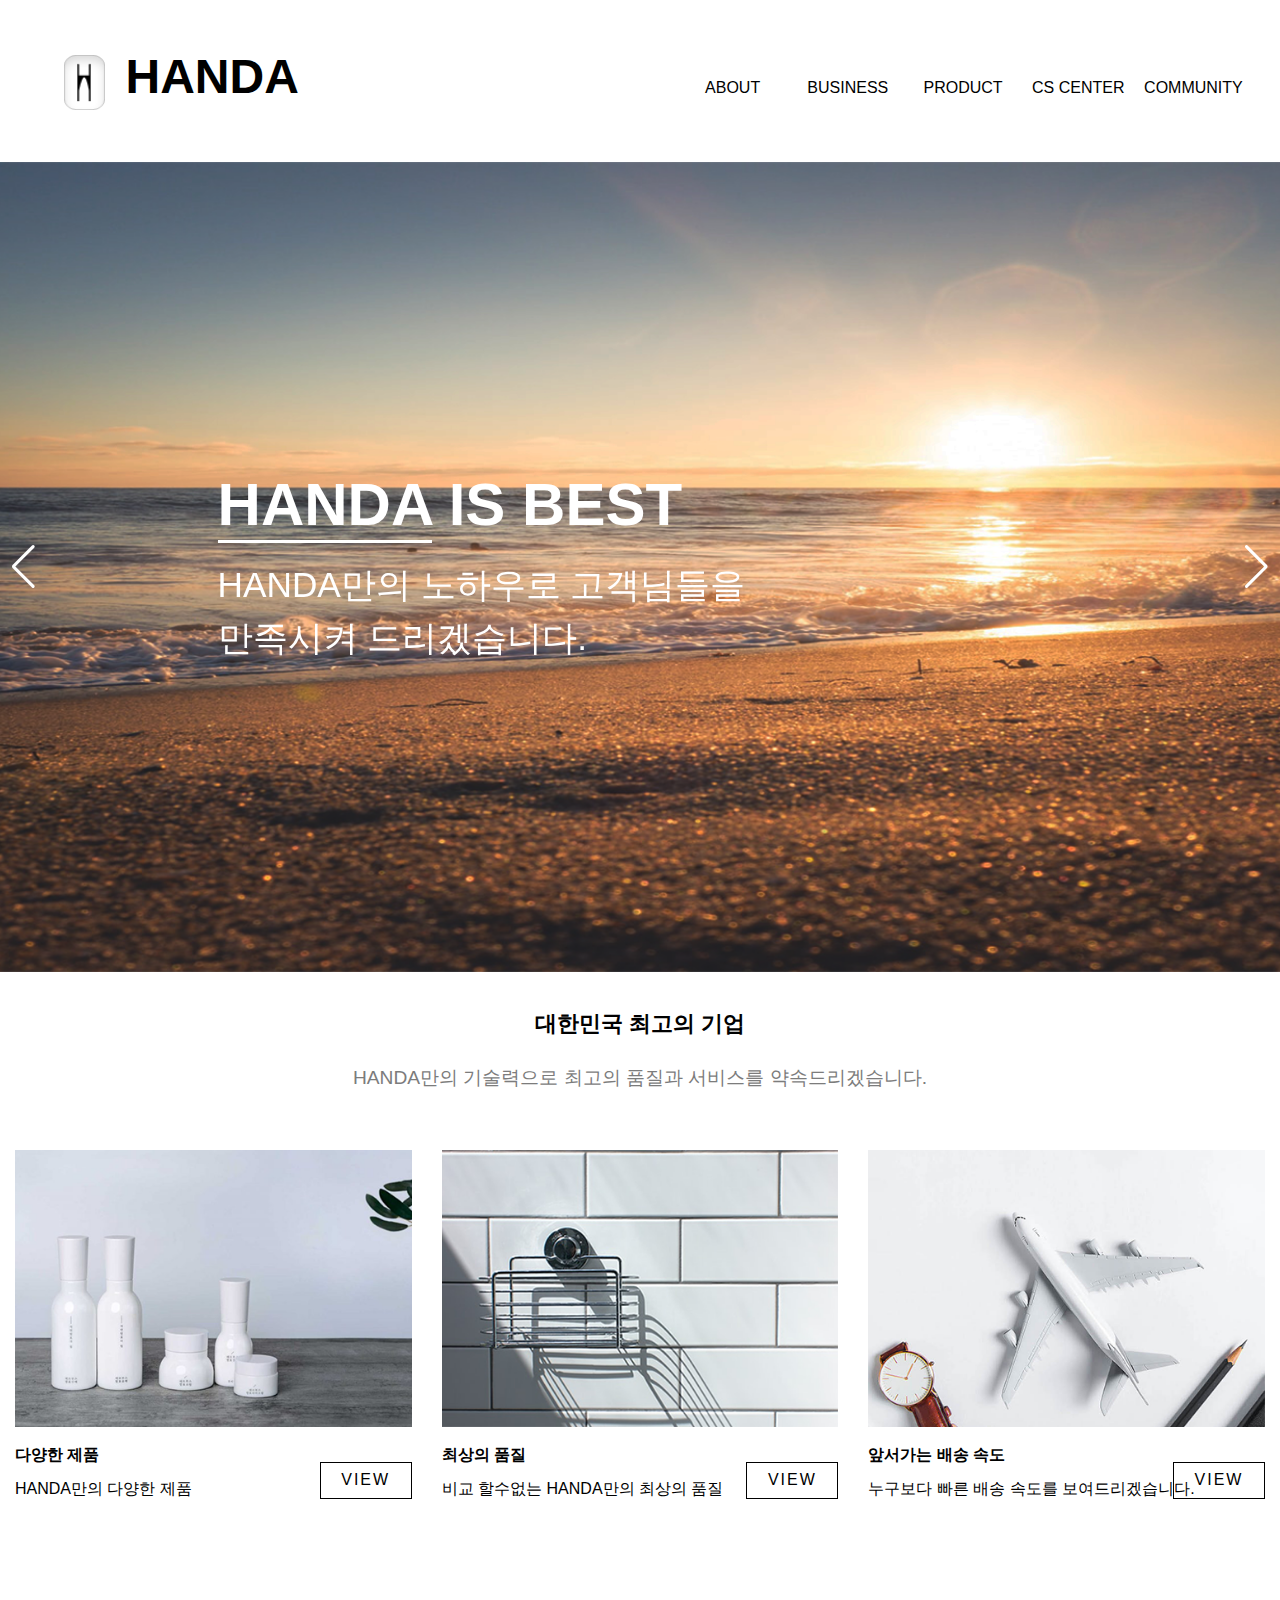
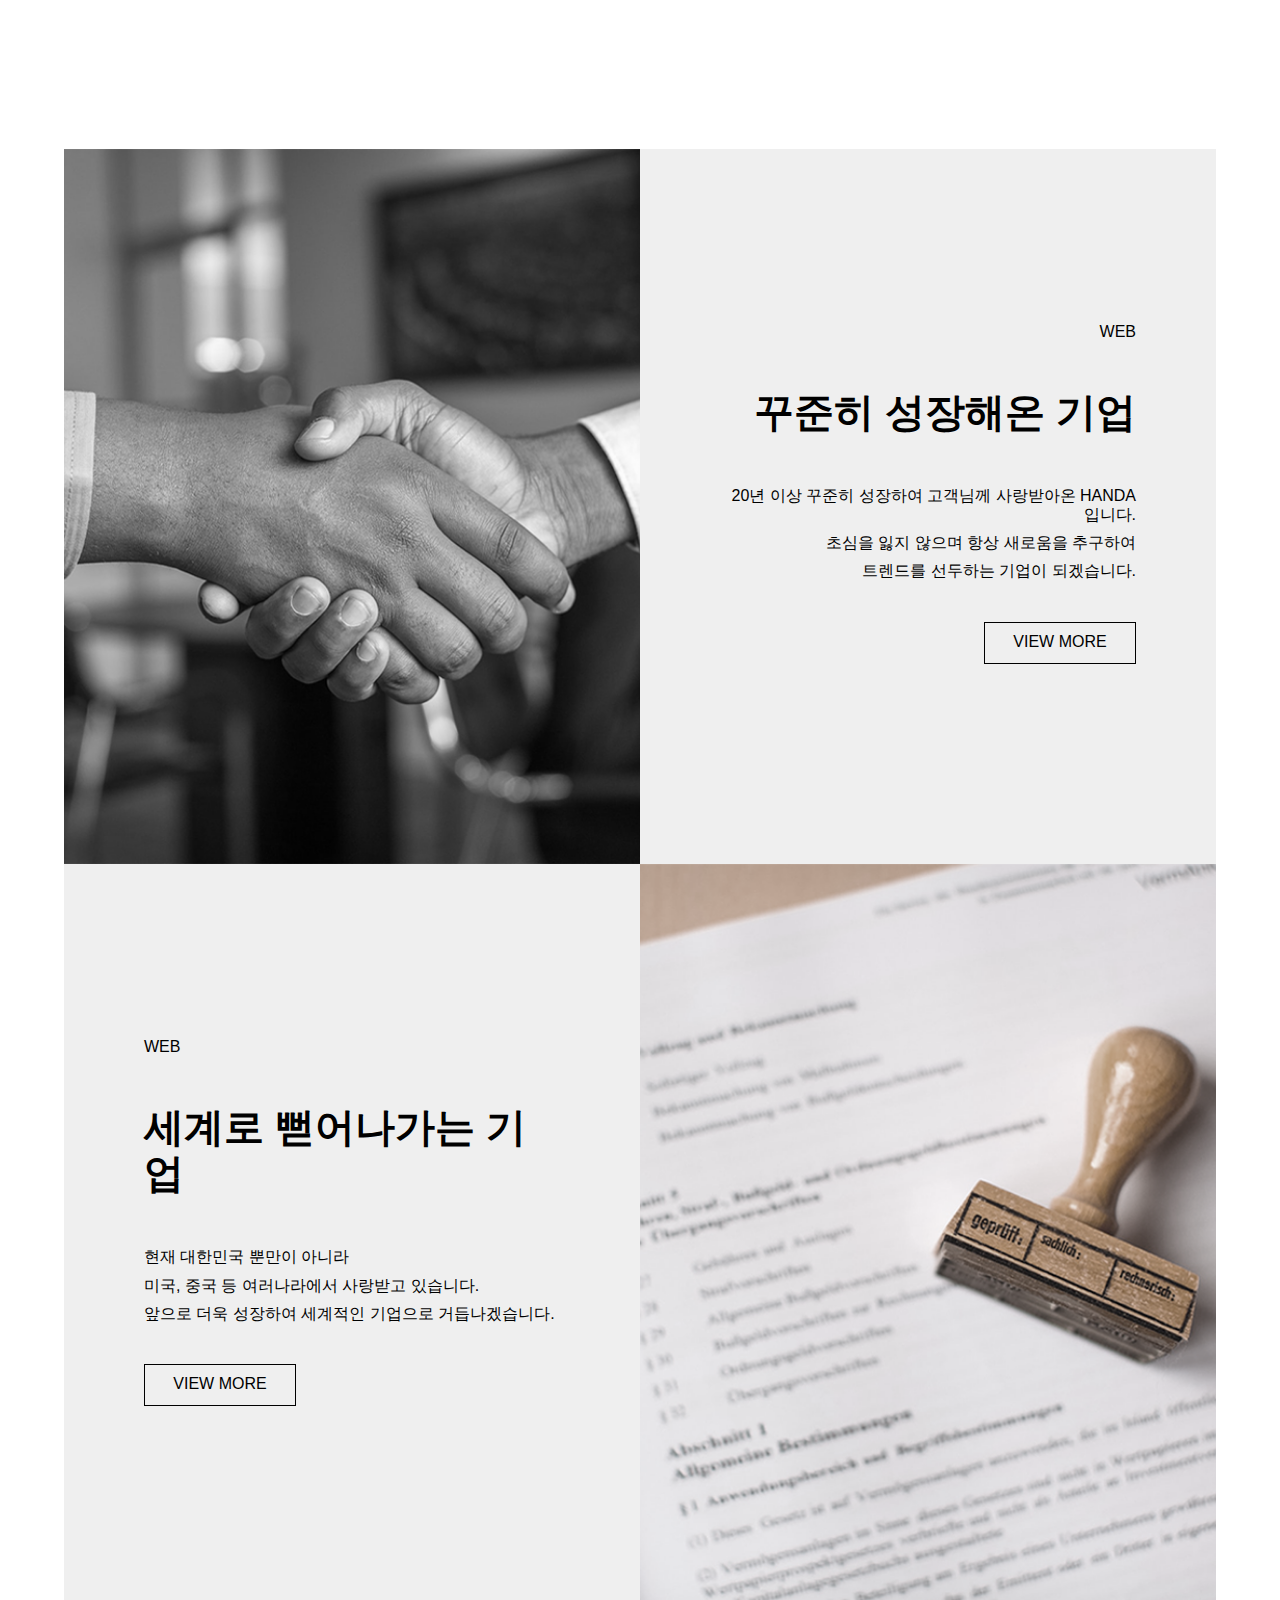
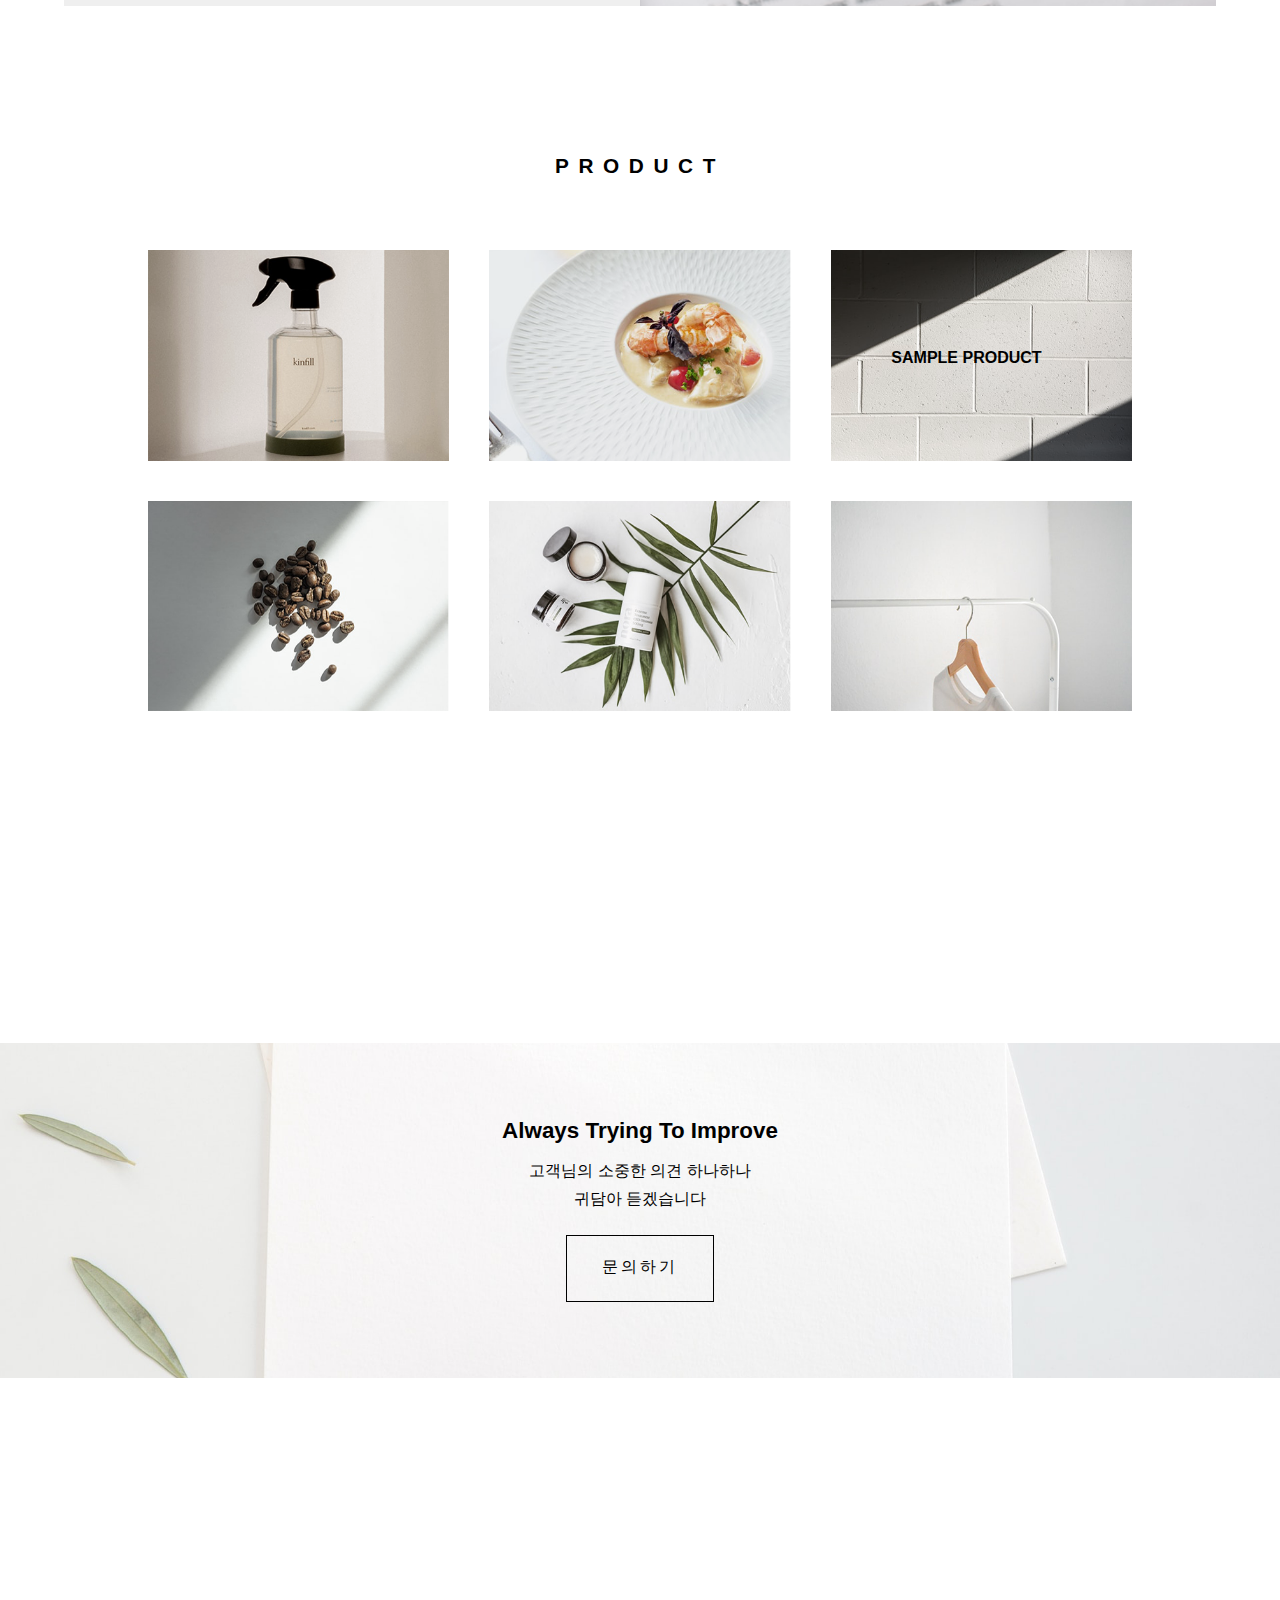
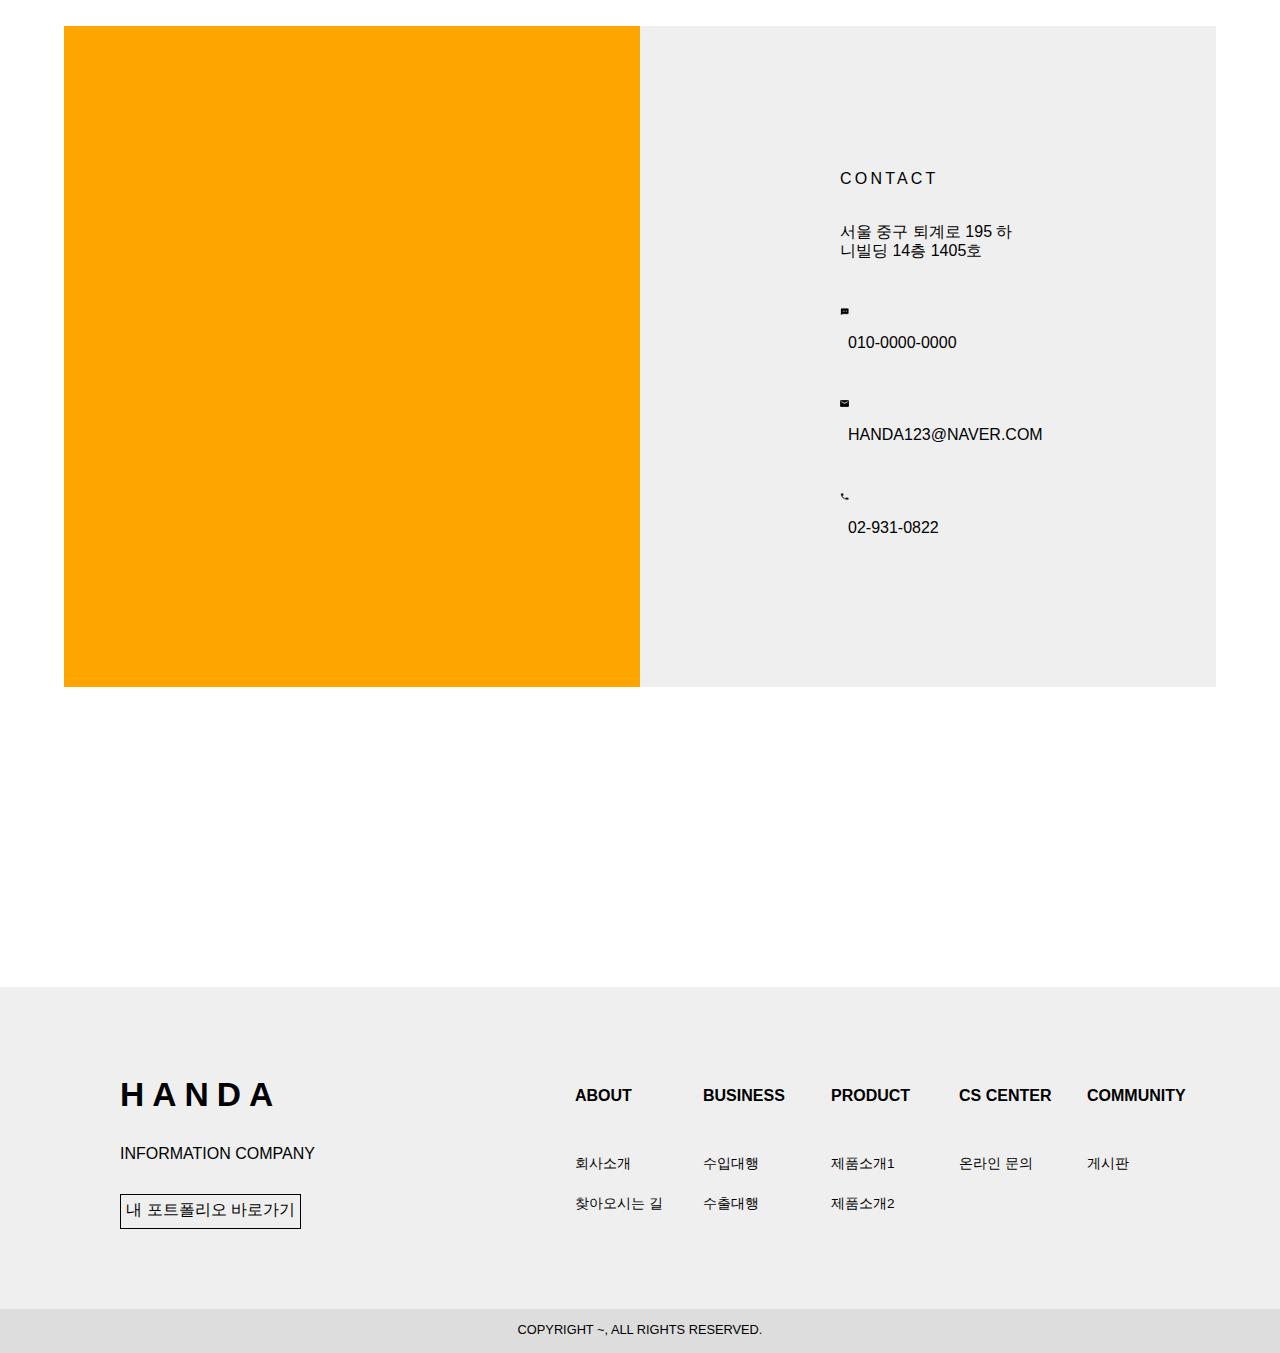
<file: work/handa/index.html>
<!DOCTYPE html>
<html lang="ko">
<head>
  <meta charset="UTF-8">
  <meta name="viewport" content="width=device-width, initial-scale=1, minimum-scale=1, maximum-scale=1, user-scalable=no">
  <title>HANDA</title>
  <link rel="stylesheet" href="../../common/css/normalize.css">
  <link rel="stylesheet" href="../../common/css/swiper-bundle.min.css">
  
  <link rel="stylesheet" href="fontstyle.css">
  <link rel="stylesheet" href="style.css">

  <script src="../../common/js/prefixfree.min.js"></script>
</head>
<body>
  <header>
    <div>
      <img src="images/handa_logo.png" alt="handaLogo">
      <h1>handa</h1>
    </div>
    <ul>
      <li><a href="#">about</a></li>
      <li><a href="#">business</a></li>
      <li><a href="#">product</a></li>
      <li><a href="#">cs center</a></li>
      <li><a href="#">community</a></li>
    </ul>
  </header>

  <main>
    <div class="swiper mySwiper" id="style">
      <div class="swiper-wrapper">
        <div class="swiper-slide bg1">
          <h2><span>handa</span> is best</h2>
          <p>handa만의 노하우로 고객님들을</p>
          <p>만족시켜 드리겠습니다.</p>
        </div>
        <div class="swiper-slide bg2">
          <h2><span>handa</span> is best</h2>
          <p>handa만의 노하우로 고객님들을</p>
          <p>만족시켜 드리겠습니다.</p>
        </div>
        <div class="swiper-slide bg3">
          <h2><span>handa</span> is best</h2>
          <p>handa만의 노하우로 고객님들을</p>
          <p>만족시켜 드리겠습니다.</p>
        </div>
      </div>
      <div class="swiper-button-next"></div>
      <div class="swiper-button-prev"></div>
      <div class="swiper-pagination"></div>  
    </div>
    <h3>대한민국 최고의 기업</h3>
    <p class="change">handa만의 기술력으로 최고의 품질과 서비스를 약속드리겠습니다.</p>
    <div class="box box1">
      <section>
        <img src="images/handa_h1.png" alt="제품 이미지">
        <h4>다양한 제품</h4>
        <p>handa만의 다양한 제품</p>
        <a href="#">view</a>
      </section>
      <section>
        <img src="images/handa_h2.png" alt="품질 이미지">
        <h4>최상의 품질</h4>
        <p>비교 할수없는 handa만의 최상의 품질</p>
        <a href="#">view</a>
      </section>
      <section>
        <img src="images/handa_h3.png" alt="배송 이미지">
        <h4>앞서가는 배송 속도</h4>
        <p>누구보다 빠른 배송 속도를 보여드리겠습니다.</p>
        <a href="#">view</a>
      </section>
    </div>
    <div class="box box2">
      <div class="inner_box"></div>
      <div>
        <p>web</p>
        <h3>꾸준히 성장해온 기업</h3>
        <p>20년 이상 꾸준히 성장하여 고객님께 사랑받아온 handa입니다.</p>
        <p>초심을 잃지 않으며 항상 새로움을 추구하여</p>
        <p>트렌드를 선두하는 기업이 되겠습니다.</p>
        <a href="#">view more</a>
      </div>
    </div>
    <div class="box box3">
      <div class="inner_box"></div>
      <div>
        <p>web</p>
        <h3>세계로 뻗어나가는 기업</h3>
        <p>현재 대한민국 뿐만이 아니라</p>
        <p>미국, 중국 등 여러나라에서 사랑받고 있습니다.</p>
        <p>앞으로 더욱 성장하여 세계적인 기업으로 거듭나겠습니다.</p>
        <a href="#">view more</a>
      </div>
    </div>
    <div class="box4">
      <h4>product</h4>
      <ul>
        <li><a href="#"><img src="images/handa_p1.png" alt="청소도구 이미지"></a></li>
        <li><a href="#"><img src="images/handa_p2.png" alt="음식 이미지"></a></li>
        <li><a href="#"><img src="images/handa_p3.png" alt="타일 이미지"><span>sample product</span></a></li>
        <li><a href="#"><img src="images/handa_p4.png" alt="곡물 이미지"></a></li>
        <li><a href="#"><img src="images/handa_p5.png" alt="화장품 이미지"></a></li>
        <li><a href="#"><img src="images/handa_p6.png" alt="옷 이미지"></a></li>
      </ul>
    </div>
    <div class="improve">
      <h3>always trying to improve</h3>
      <p>고객님의 소중한 의견 하나하나</p>
      <p>귀담아 듣겠습니다</p>
      <a href="#">문의하기</a>
    </div>
    <div class="contact">
      <div id="kakao_map"></div>
      <div>
        <h4>contact</h4>
        <p>서울 중구 퇴계로 195 하니빌딩 14층 1405호</p>
        <img src="images/handa_sms.png" alt="문자 아이콘"><span>010-0000-0000</span>
        <img src="images/handa_email.png" alt="이메일 아이콘"><span>handa123@naver.com</span>
        <img src="images/handa_phone.png" alt="전화 아이콘"><span>02-931-0822</span>
      </div>
    </div>
  </main>

  <footer>
    <div class="footer_icon">
      <h2>handa</h2>
      <p>information company</p>
      <ul>
        <li><a href="../../index.html">내 포트폴리오 바로가기</a></li>
      </ul>
    </div>
    <ul class="footer_menu">
      <li>
        <h3>about</h3>
        <p><a href="#">회사소개</a></p>
        <p><a href="#">찾아오시는 길</a></p>
      </li>
      <li>
        <h3>business</h3>
        <p><a href="#">수입대행</a></p>
        <p><a href="#">수출대행</a></p>
      </li>
      <li>
        <h3>product</h3>
        <p><a href="#">제품소개1</a></p>
        <p><a href="#">제품소개2</a></p>
      </li>
      <li>
        <h3>cs center</h3>
        <p><a href="#">온라인 문의</a></p>
      </li>
      <li>
        <h3>community</h3>
        <p><a href="#">게시판</a></p>
      </li>
    </ul>
    <p class="copy">copyright ~, all rights reserved.</p>
  </footer>

  <script src="../../common/js/swiper-bundle.min.js"></script>
  <script src="handa_swiper.js"></script>
</body>
</html>
</file>
<file: work/handa/fontstyle.css>
@charset "utf-8";

/* 'Noto Sans KR' */
@font-face {
  font-family: 'Noto Sans KR';
  src: url(fonts/NotoSansKR-Light.woff2) format('woff2'), url(fonts/NotoSansKR-Light.woff) format('woff');
  font-weight: 300;
  font-style: normal;
  font-display: swap;
}
@font-face {
  font-family: 'Noto Sans KR';
  src: url(fonts/NotoSansKR-Regular.woff2) format('woff2'), url(fonts/NotoSansKR-Regular.woff) format('woff');
  font-weight: 400;
  font-style: normal;
  font-display: swap;
}
@font-face {
  font-family: 'Noto Sans KR';
  src: url(fonts/NotoSansKR-Bold.woff2) format('woff2'), url(fonts/NotoSansKR-Bold.woff) format('woff');
  font-weight: 700;
  font-style: normal;
  font-display: swap;
}
</file>
<file: work/handa/style.css>
@charset "utf-8";

body { font-family: 'Noto Sans KR', '맑은 고딕', 돋움, sans-serif; text-transform: uppercase; text-align: center; }
ul { list-style: none; margin: 0; padding: 0; }
img { vertical-align: top; }
a { text-decoration: none; color: #000; }

/**** header ****/
header { width: 90%; margin: 0 auto; position: relative; }
header div { width: 30%; display: flex; }
header img { display: inline-block; width: 12%; height: 55px; margin: 55px 15px 20px 0; }
header h1 { font-size: 3rem; margin: 52px 5px 55px; }
header ul { width: 50%; height: 20%; display: flex; position: absolute; top: 50px; right: -35px; margin: 30px 0 30px; }
header ul li { width: 100%; }
header ul li a { display: block; height: 100%; }

/**** main ****/
main { width: 100%; margin: 0 auto; }
.swiper { width: 100%; height: 90vh;
  --swiper-navigation-color: #fff;
  --swiper-pagination-color: #fff;
}
.swiper-slide { background: no-repeat 50% / cover; font-weight: bold; font-size: 2.5rem; color: #fff; text-align: left; display: flex; flex-direction: column; justify-content: center; }
.swiper-slide.bg1 { background-image: url(images/handa_introImg.png);}
.swiper-slide.bg2 { background-image: url(images/handa_intro2.png);}
.swiper-slide.bg3 { background-image: url(images/handa_intro3.png);}
main .swiper-slide h2 { padding: 1% 17%; margin: 0 0 1%; }
main .swiper-slide h2 span { border-bottom: #fff solid 3px; }
main .swiper-slide p { font-size: 2.2rem; font-weight: normal; padding: 0 17% 1%; margin: 0; }
main .bg2 { color: #000; }
main .bg2 h2 span { border-bottom: #000 solid 3px; }
main h3 { font-size: 1.4rem; margin: 40px 0 30px; }
main .change { font-size: 1.2rem; margin: 0 0 60px; color: #7c7c7c; }
main .box1 { width: 100%; display: flex; }
main .box1 section { width: 33.333333%; height: 33%; position: relative; margin: 0 15px 250px; }
main .box1 section img { width: 100%; }
main .box1 section h4 { text-align: left; margin: 20px 3% 15px 0; }
main .box1 section p { text-align: left; font-size: 1rem; margin: 0; }
main .box1 section a { display: block; width: 90px; height: 35px; line-height: 35px; letter-spacing: 2px; border: 1px #000 solid; position: absolute; bottom: 0; right: 0; }
main .box1 section a:hover { background-color: #1f1f1f; color: #efefef; }
main .box2, .box3 { width: 90%; margin: 0 auto; height: 40%; display: grid; grid-template-columns: 50% 50%; }
main .box2 { text-align: right; }
main .box2 .inner_box { background: url(images/handa_m1.png) no-repeat 50% / cover; }
main .box3 .inner_box { background: url(images/handa_m2.png) no-repeat 50% / cover; }
main .box3 .inner_box { float: right; order: 1; }
main .box2 div, .box3 div { background-color: #efefef; padding: 165px 80px 200px; }
main .box3 div { float: left; text-align: left; }
main .box2 div h3, .box3 div h3 { font-size: 2.5rem; font-weight: bold; margin: 50px 0; }
main .box2 div p, .box3 div p { margin: 10px 0; }
main .box2 div a, .box3 div a { display: inline-block; border: 1px solid #000; width: 150px; height: 40px; margin: 30px 0 0; line-height: 40px; text-align: center; }
main .box2 div a:hover { background-color: #1f1f1f; color: #efefef; }
main .box3 div a:hover { background-color: #1f1f1f; color: #efefef; }
main .box4 { width: 100%; overflow: hidden; }
main .box4 h4 { width: 100%; margin: 150px auto 50px; letter-spacing: 0.6rem; font-size: 1.3rem; }
main .box4 ul { width: 80%; margin: 0 auto; display: grid; grid-template-columns: repeat(3,33.33333%); }
main .box4 ul li { margin: 20px 20px; }
main .box4 ul li a { display: block; }
main .box4 ul li a img { width: 100%; }
main .box4 ul li:nth-child(3) { position: relative; }
main .box4 ul li:nth-child(3) span { font-weight: bold; position: absolute; top: 0; right: 0; margin: 33% 30% 0 0; }
main .improve { width: 100%; height: 70vh; margin: 165px 0 100px; background: url(images/handa_question.png) no-repeat 100% / contain; display: flex; flex-direction: column; align-items: center; justify-content: center; }
main .improve h3 { margin: 0; padding: 0 0 1%; text-transform: capitalize; }
main .improve p { margin: 5px 0; }
main .improve a { display: block; width: 120px; height: 40px; line-height: 40px; letter-spacing: 0.2rem; margin: 20px auto 0; padding: 1%; border: 1px solid #000; }
main .improve a:hover { background-color: #1f1f1f; color: #efefef; }
main .contact { width: 90%; height: 50%; margin: 0 auto; display: grid; grid-template-columns: repeat(2,50%); text-align: left; }
main .contact #kakao_map { background-color: orange; }
main .contact div { background-color: #efefef; padding: 114px 200px; }
main .contact div h4 { letter-spacing: 0.2rem; font-weight: normal; margin-bottom: 35px; padding: 10px 0 0; }
main .contact div p { margin-bottom: 35px; }
main .contact div span { display: inline-block; width: 90%; margin: 8px 8px 35px; }
main .contact div img { width: 5%; margin: 12px 0; }

/**** footer ****/
footer { width: 100%; background-color: #efefef; height: 30%; margin-top: 300px; position: relative; }
footer .footer_icon { width: 40%; height: 50%; text-align: left; margin: 0 20px 0; }
footer .footer_icon h2 { width: 100%; letter-spacing: 0.5rem; font-size: 2.1rem; padding: 90px 0 0 100px; }
footer .footer_icon p { width: 100%; padding: 0 100px; margin: 30px 0 10px; }
footer .footer_icon ul { width: 35%; text-align: center; margin: 0 0 60px 100px; padding: 20px 0; }
footer .footer_icon ul li { width: 100%; border: 1px solid #000; }
footer .footer_icon ul li a { display: block; padding: 4% 2%; }
footer .footer_icon ul li a:hover { background-color: #1f1f1f; color: #efefef; }
footer .footer_menu { width: 50%; display: grid; grid-template-columns: repeat(5,1fr); margin: 0; padding: 0; text-align: left; position: absolute; top: 85px; right: 65px; }
footer .footer_menu li { width: 90%; }
footer .footer_menu li h3 { font-weight: bold; font-size: 1rem;padding-bottom: 35px; }
footer .footer_menu li p { padding-bottom: 10px; font-size: 0.85rem; }
footer .footer_menu li p a { display: block; }
footer .copy { background-color: #ddd; margin: 0; padding: 0; height: 30px; line-height: 30px; padding: 7px; font-size: 0.8rem; }
</file>
